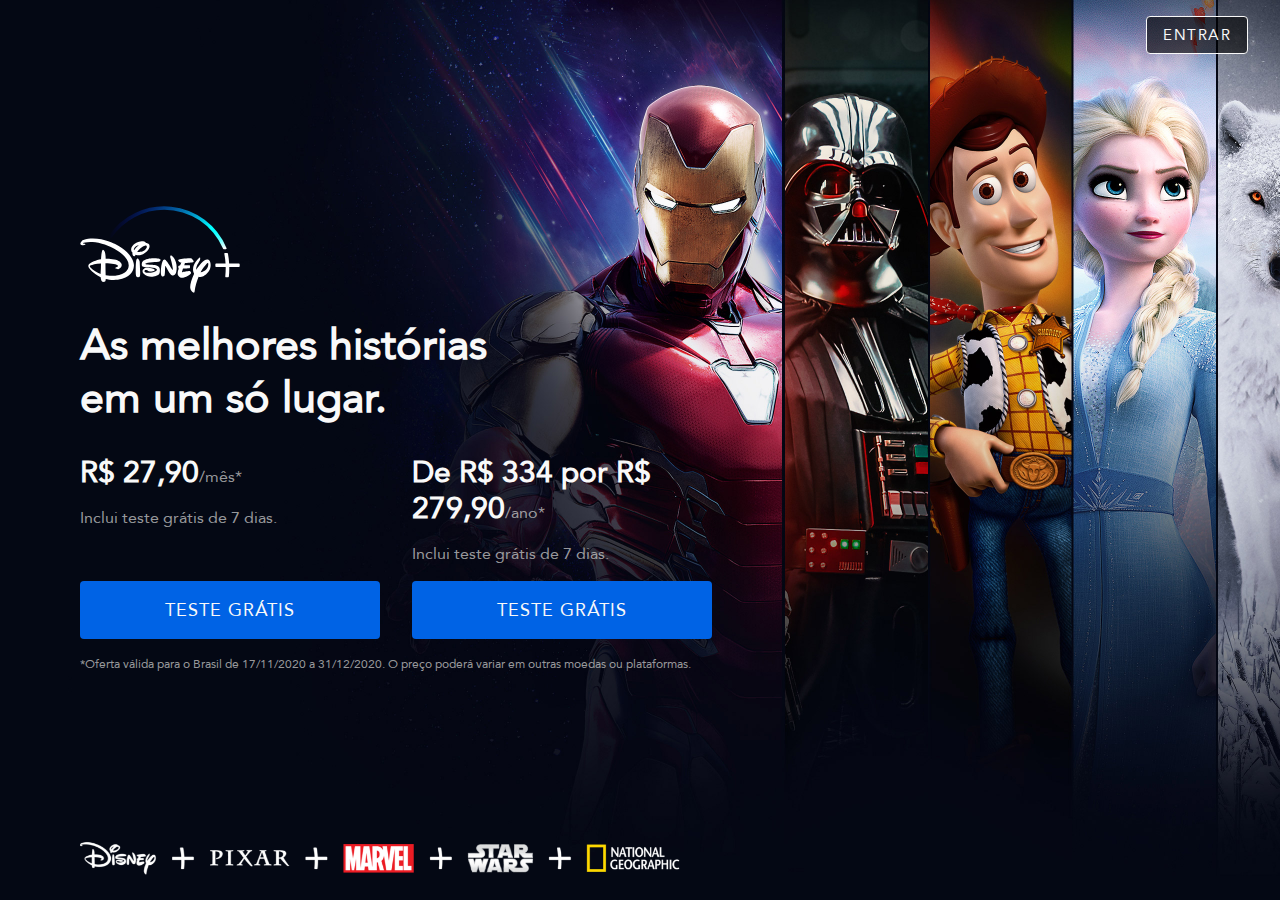
<file: Site/disney-plus/index.html>
<!DOCTYPE html>
<html lang="en">

<head>
  <meta charset="UTF-8">
  <meta name="viewport" content="width=device-width, initial-scale=1.0">
  <title>Disney+</title>
  <link rel="stylesheet" href="style.css">
</head>

<body>
  <a class="btn" href="#">Entrar</a>
  <div class="hero-content">
    <img class="logo" src="logo-nopad.svg" alt="Disney Plus">
    <h1>As melhores histórias </br>
      em um só lugar.</h1>
    <div class="precos-container">
      <div class="preco">
        <div>
          <p><span>R$ 27,90</span>/mês*</p>
          <p>Inclui teste grátis de 7 dias.</p>
        </div>
        <a href="#">Teste grátis</a>
      </div>
      <div class="preco">
        <p><span>De R$ 334 por R$ 279,90</span>/ano*</p>
        <p>Inclui teste grátis de 7 dias.</p>
        <a href="#">Teste grátis</a>
      </div>
    </div>
    <p>*Oferta válida para o Brasil de 17/11/2020 a 31/12/2020. O preço poderá variar em outras moedas ou plataformas.</p>
    <img class="franquias" src="disney-franchise-logos.png" alt="Logos">
  </div>
</body>

</html>
</file>
<file: Site/disney-plus/style.css>
@font-face {
  font-family: "Avenir Roman";
  src: url("avenir-roman.ttf") format("truetype");
}

* {
  margin: 0;
  padding: 0;
}

body {
  background: url("bg.jpg") no-repeat top center;
  background-size: cover;
  height: 100vh;
  display: flex;
  align-items: center;
  font-family: "Avenir Roman", sans-serif;
}

.btn {
  font-size: 15px;
  text-transform: uppercase;
  letter-spacing: 1.5px;
  text-align: center;
  color: #f9f9f9;
  background: rgba(0, 0, 0, 0.6);
  text-decoration: none;
  padding: 8px 16px;
  border: 1px solid #f9f9f9;
  border-radius: 4px;
  display: inline-block;
  position: absolute;
  top: 16px;
  right: 32px;
  transition: 0.2s ease;
}

.btn:hover {
  background: #f9f9f9;
  color: #000;
}

img.franquias {
  max-width: 600px;
  position: absolute;
  bottom: 25px;
}

img.logo {
  max-width: 160px;
}

.hero-content {
  margin-top: -21px;
  padding-left: 80px;
}

.hero-content > p {
  font-size: 12px;
  line-height: 18px;
  color: rgba(192, 192, 192, 0.8);
  margin-top: 16px;
}

h1 {
  font-size: 43px;
  line-height: 53px;
  color: #f9f9f9;
  margin: 20px 0 30px 0;
}

.precos-container {
  display: flex;
}

.preco span {
  font-weight: 700;
  font-size: 30px;
  line-height: 36px;
  color: #f9f9f9;
}

.preco {
  width: 300px;
  max-width: 100%;
  color: rgba(192, 192, 192, 0.8);
}

.preco:first-child {
  display: grid;
}

.preco:first-child a {
  align-self: end;
}

.preco a {
  padding: 16.5px 14px;
  background: #0063e5;
  display: block;
  border-radius: 4px;
  font-size: 18px;
  text-align: center;
  color: #f9f9f9;
  text-decoration: none;
  text-transform: uppercase;
  letter-spacing: 1px;
  transition: 0.2s ease;
}

.preco a:hover {
  background: #0483ee;
}

.preco p:first-child {
  margin: 0;
}

.preco p {
  margin: 16px 0;
}

.preco + .preco {
  margin-left: 32px;
}
</file>
